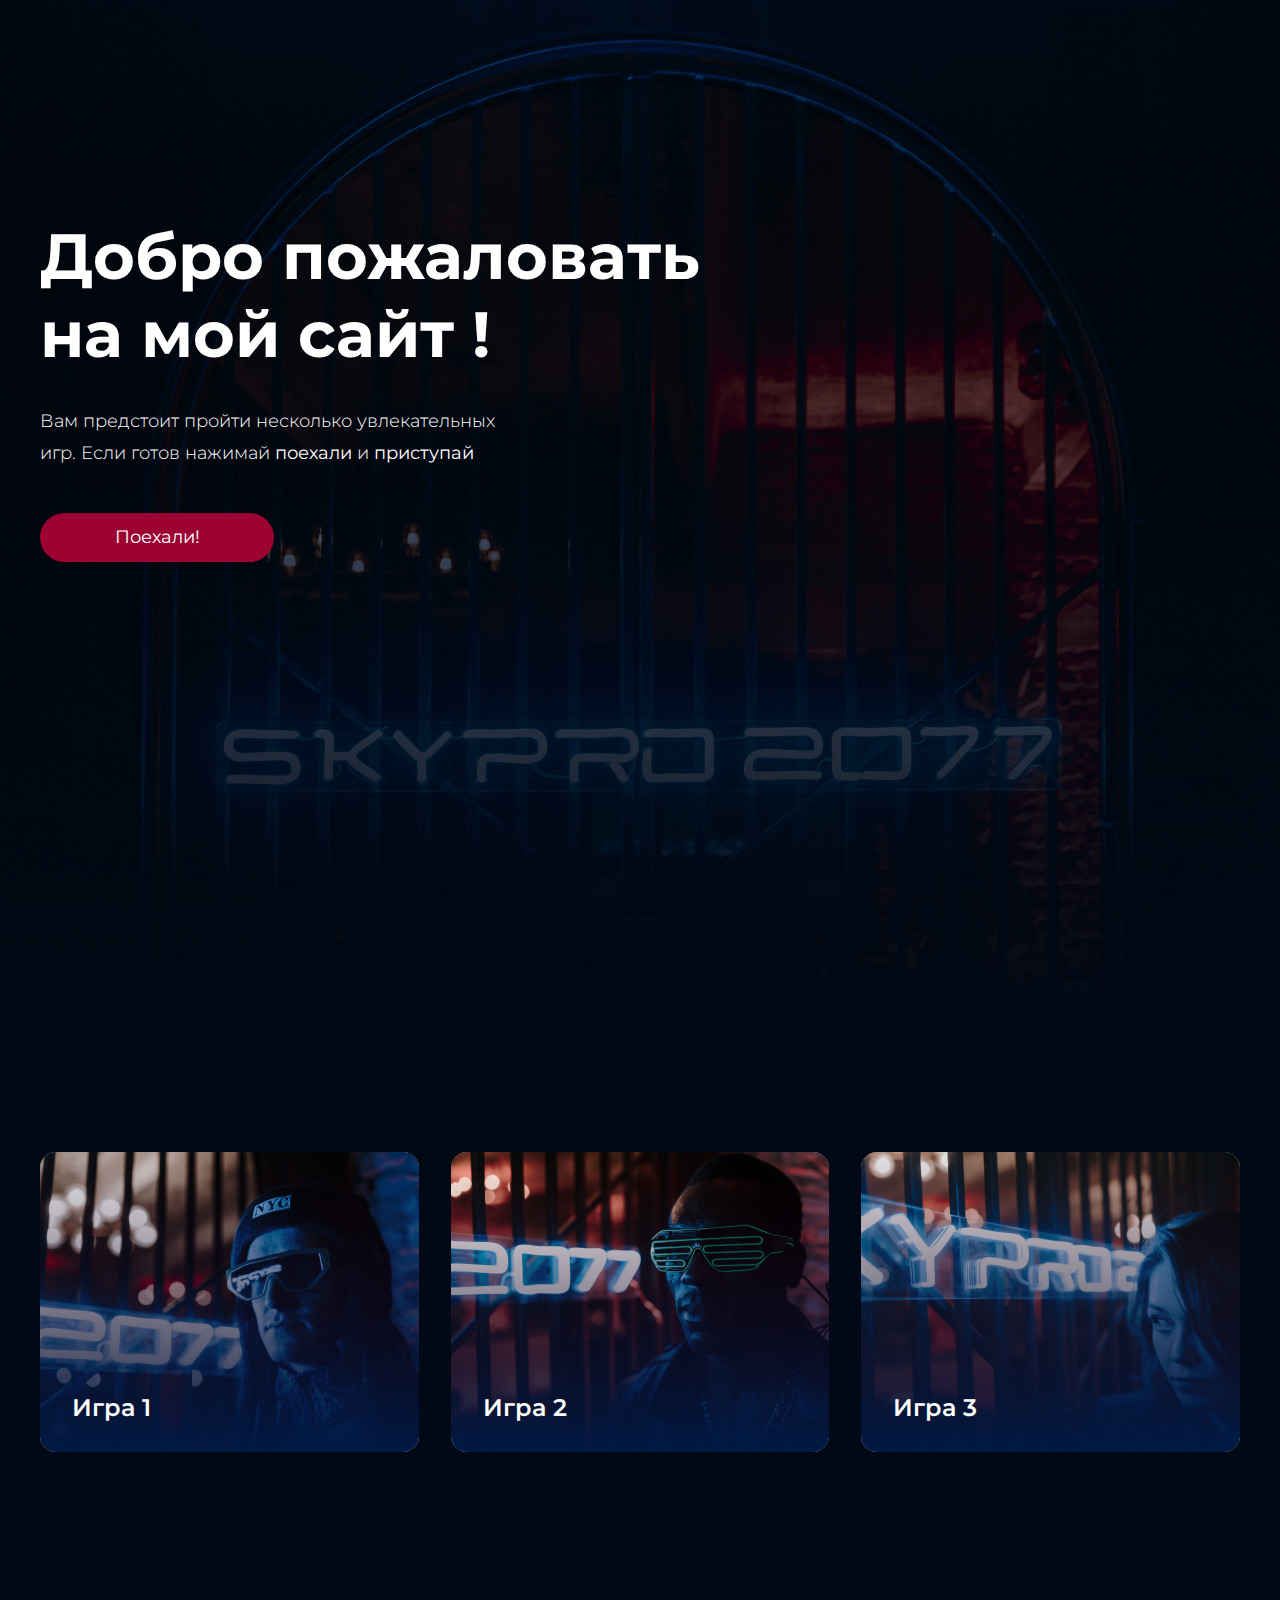
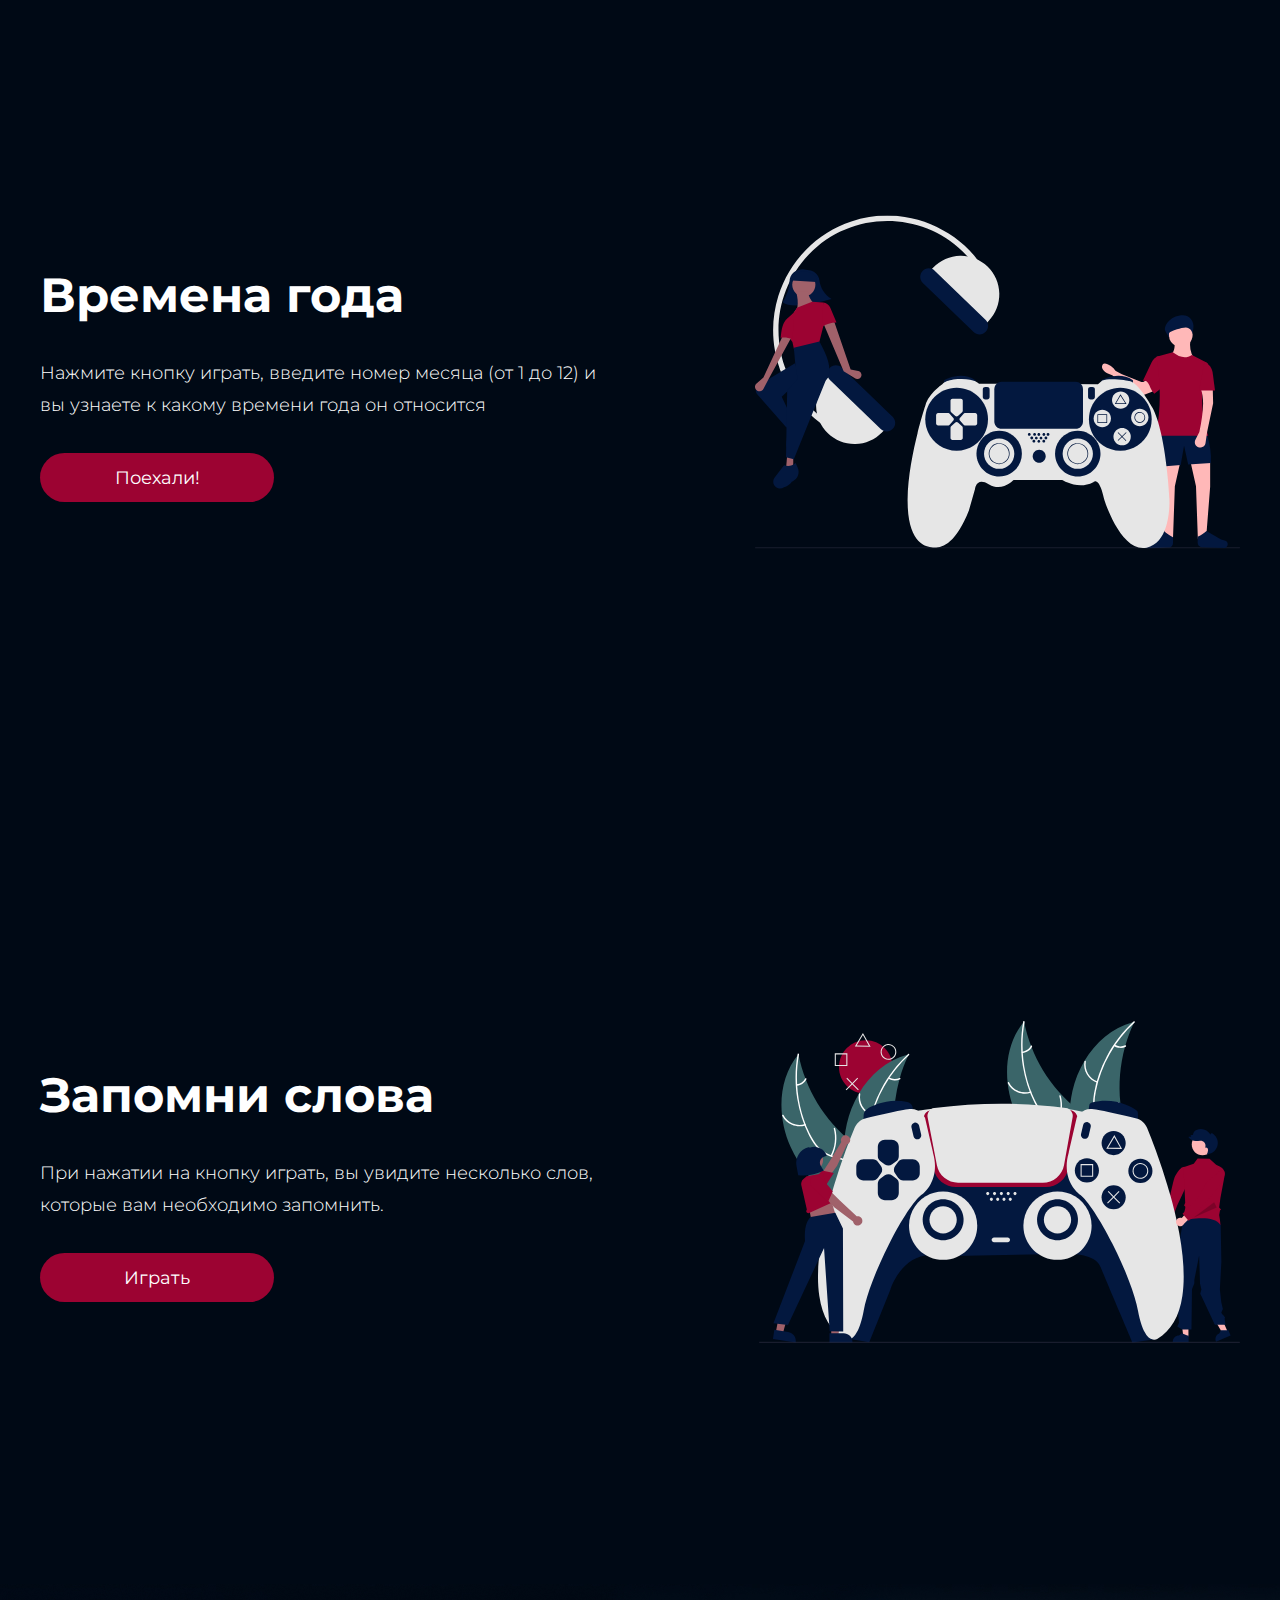
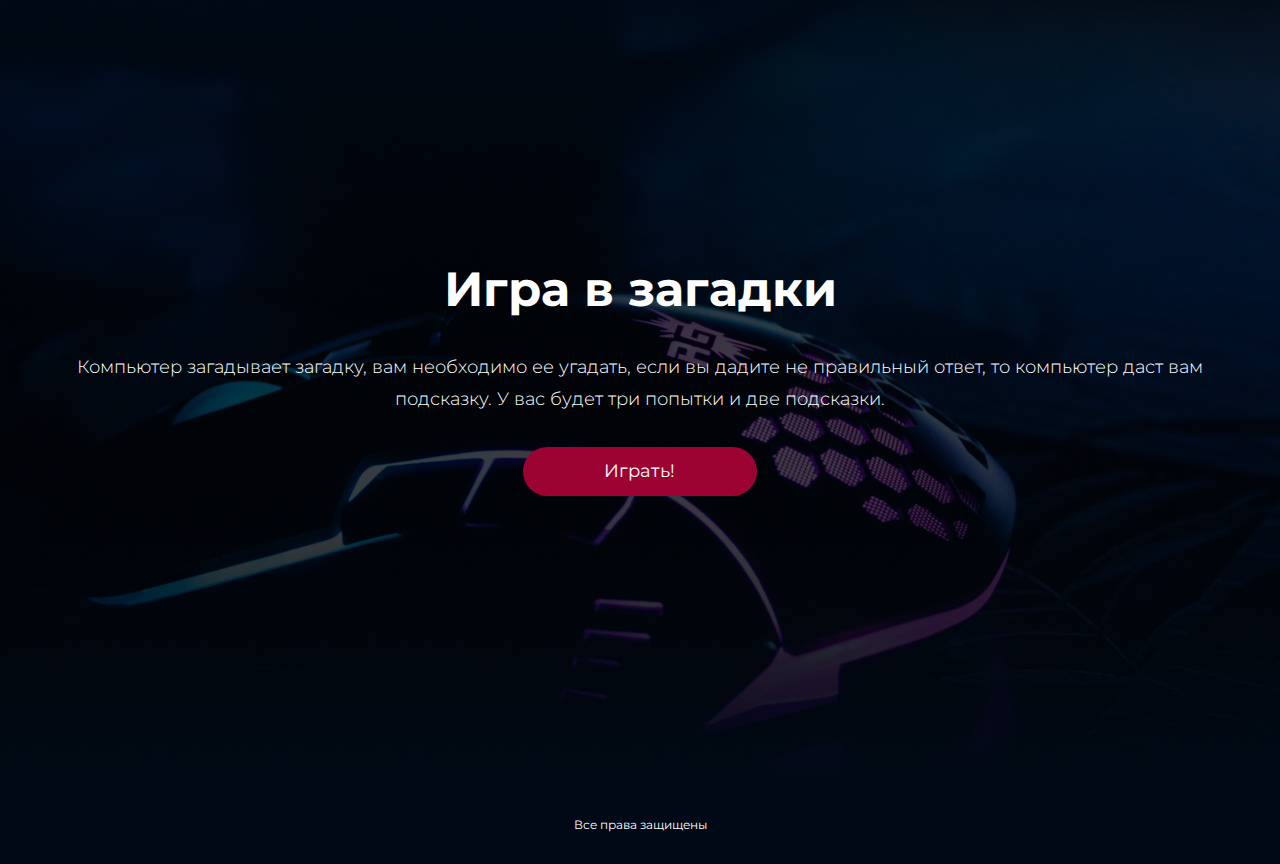
<file: index.html>
<!DOCTYPE html>
<html lang="en">
<head>
    <meta charset="UTF-8">
    <meta http-equiv="X-UA-Compatible" content="IE=edge">
    <meta name="viewport" content="width=device-width, initial-scale=1.0">
    <title>Document</title>
    <link rel="preconnect" href="https://fonts.googleapis.com">
    <link rel="preconnect" href="https://fonts.gstatic.com" crossorigin>
    <link href="https://fonts.googleapis.com/css2?family=Montserrat:wght@300;400;600;700&display=swap" rel="stylesheet">
    <link rel="stylesheet" href="style.css">
</head>
<body>
    <div class="top center">
        <header class="header">
            <h1 class="tittle">Добро пожаловать <br> на мой сайт !</h1>
            <p class="text">Вам предстоит пройти несколько увлекательных <br> игр. Если готов нажимай <b>поехали</b> и <b>приступай</b></p>
        </header>
        <form action="form">
            <button class="form__button form__button_header">Поехали!</button>
        </form>
    </div>
    <main>
        <section class="game-box center">
            <a href="#" class="game__link"><img class="game__img" src="img/game_1.jpg" alt="game_1"><p class="game__text">Игра 1</p></a>
            <a href="#" class="game__link"><img class="game__img" src="img/game_2.jpg" alt="game_2"><p class="game__text">Игра 2</p></a>
            <a href="#" class="game__link"><img class="game__img" src="img/game_3.jpg" alt="game_3"><p class="game__text">Игра 3</p></a>
        </section>
        <section class="game-one center">
            <div class="game-one__left">
                <h1 class="game__tittle">Времена года</h1>
                <p class="text">Нажмите кнопку играть, введите номер месяца (от 1 до 12) и вы узнаете к какому времени года он относится</b></p>
                <form action="form">
                    <button class="form__button form__button_game" type="button" onclick="getSeason();">Поехали!</button>
                </form>
            </div>
            <div class="game-one__right">
            <img class="game-one__img" src="img/game-one.svg" alt="game-one">
            </div>
        </section>
        <section class="game-two center">
            <div class="game-two__right">
                <h1 class="game__tittle">Запомни слова </h1>
                <p class="text">При нажатии на кнопку играть, вы увидите несколько слов, <br> которые вам необходимо запомнить.</p>
                <form action="form">
                    <button class="form__button form__button_game" type="button" onclick="guessTheFruit();">Играть</button>
                </form>
            </div>
            <div class="game-two__left">
            <img class="game-two__img" src="img/game-two.svg" alt="game-two">
            </div>
        </section>
        <section class="game-three center">
                <h1 class="game__tittle">Игра в загадки</h1>
                <p class="text text_game">Компьютер загадывает загадку, вам необходимо ее угадать, если вы дадите не правильный ответ, то компьютер даст вам <br> подсказку. У вас будет три попытки и две подсказки.</p>
                <form action="form">
                    <button class="form__button form__button_game">Играть!</button>
                </form>
        </section>
    </main>
    <footer class="footer">
        <p class="footer__text">Все права защищены</p>
    </footer>
    <script src="script.js"></script> 
</body>
</html>
</file>
<file: style.css>
* {
  box-sizing: border-box;
  margin: 0;
  padding: 0;
}

body {
  font-family: "Montserrat", sans-serif;
}

.center {
  padding-left: calc(50% - 600px);
  padding-right: calc(50% - 600px);
}

.top {
  height: 1024px;
  background-image: url(img/back.jpg);
  background-repeat: no-repeat;
  background-position: center;
  background-size: cover;
  display: flex;
  flex-direction: column;
  padding-top: 217px;
}

.tittle {
  font-style: normal;
  font-weight: 700;
  font-size: 64px;
  line-height: 78px;
  display: flex;
  align-items: center;
  color: #FFFFFF;
}

.text {
  margin-top: 32px;
  font-style: normal;
  font-weight: 300;
  font-size: 18px;
  line-height: 32px;
  color: #FFFFFF;
}
.text_game {
  text-align: center;
}

.form__button {
  width: 234.06px;
  height: 48.6px;
  left: 120px;
  top: 482.11px;
  background: #9C0332;
  border-radius: 30px;
  font-family: "Montserrat";
  font-style: normal;
  font-weight: 400;
  font-size: 18px;
  line-height: 22px;
  color: #FFFFFF;
  border: none;
  transition: all 0.5s;
}
.form__button:hover {
  background: #EB443F;
}
.form__button_header {
  margin-top: 44px;
}
.form__button_game {
  margin-top: 32px;
}

.game-box {
  padding-top: 128px;
  padding-bottom: 128px;
  background: #000915;
  display: flex;
  justify-content: space-between;
  flex-direction: row;
  flex-wrap: wrap;
}

.game__link {
  text-decoration: none;
  position: relative;
}

.game__img {
  border-radius: 16px;
  width: 100%;
  transition: all 0.5s;
}
.game__img:hover {
  background: linear-gradient(180deg, rgba(39, 1, 15, 0) 0%, #001944 100%);
  border: 3px solid #44D2FF;
}

.game__text {
  font-style: normal;
  font-weight: 600;
  font-size: 24px;
  line-height: 32px;
  display: flex;
  align-items: center;
  color: #FFFFFF;
  position: absolute;
  left: 32px;
  bottom: 32px;
}

.game__tittle {
  font-style: normal;
  font-weight: 700;
  font-size: 48px;
  line-height: 59px;
  display: flex;
  align-items: center;
  color: #FFFFFF;
}

.game-one {
  background-color: #000915;
  height: 800px;
  display: flex;
  flex-direction: row;
  flex-wrap: wrap;
  justify-content: space-between;
  align-items: center;
}
.game-one__left {
  max-width: 584px;
}
.game-one__img {
  width: 100%;
}

.game-two {
  background-color: #000915;
  height: 800px;
  display: flex;
  flex-direction: row;
  flex-wrap: wrap;
  justify-content: space-between;
  align-items: center;
}
.game-two__right {
  max-width: 584px;
}
.game-two__img {
  width: 100%;
}

.game-three {
  background-image: url(img/back_2.jpg);
  background-repeat: no-repeat;
  background-position: center;
  background-size: cover;
  height: 800px;
  padding-top: 276px;
  display: flex;
  flex-direction: column;
  align-items: center;
  flex-wrap: wrap;
}

.footer {
  height: 80px;
  background-color: #000915;
  display: flex;
  justify-content: center;
  align-items: center;
}
.footer__text {
  font-style: normal;
  font-weight: 400;
  font-size: 12px;
  line-height: 15px;
  color: #FFFFFF;
}

@media (max-width: 1024px) {
  .center {
    padding-left: 24px;
    padding-right: 24px;
  }
  .top {
    height: 735px;
  }
  .game-box {
    justify-content: center;
    gap: 32px;
  }
  .game-one {
    justify-content: center;
  }
  .game-two {
    justify-content: center;
  }
}
@media (min-width: 768px) and (max-width: 833px) {
  .center {
    padding-left: 24px;
    padding-right: 24px;
  }
  .top {
    height: 735px;
  }
  .game-box {
    justify-content: center;
    gap: 32px;
  }
  .game-one {
    justify-content: center;
  }
  .game-two {
    justify-content: center;
  }
}
@media (min-width: 834px) and (max-width: 1229px) {
  .center {
    padding-left: 24px;
    padding-right: 24px;
  }
  .top {
    height: 735px;
  }
  .game-box {
    justify-content: center;
    gap: 32px;
  }
  .game-one {
    justify-content: center;
  }
  .game-two {
    justify-content: center;
  }
}
@media (max-width: 767px) {
  br {
    display: none;
  }
  .center {
    padding-left: 16px;
    padding-right: 16px;
  }
  .game-box {
    gap: 32px;
  }
  .top {
    height: 735px;
    padding-top: 238px;
    background-image: url(img/back_mob.jpg);
    align-items: center;
  }
  .tittle {
    font-size: 32px;
    line-height: 39px;
    justify-content: center;
    text-align: center;
  }
  .text {
    font-weight: 300;
    font-size: 14px;
    line-height: 22px;
    text-align: center;
  }
  .form__button_header {
    margin-top: 32px;
  }
  .game__tittle {
    font-size: 32px;
    line-height: 39px;
    text-align: center;
  }
  .game-one {
    gap: 64px;
    height: 654px;
    align-content: flex-start;
    padding-top: 51px;
  }
  .game-one__left {
    display: flex;
    flex-direction: column;
    align-items: center;
  }
  .game-two {
    gap: 64px;
    height: 654px;
    align-content: flex-start;
    padding-top: 51px;
  }
  .game-two__right {
    display: flex;
    flex-direction: column;
    align-items: center;
  }
  .game-three {
    height: 654px;
    padding-top: 51px;
  }
}/*# sourceMappingURL=style.css.map */
</file>
